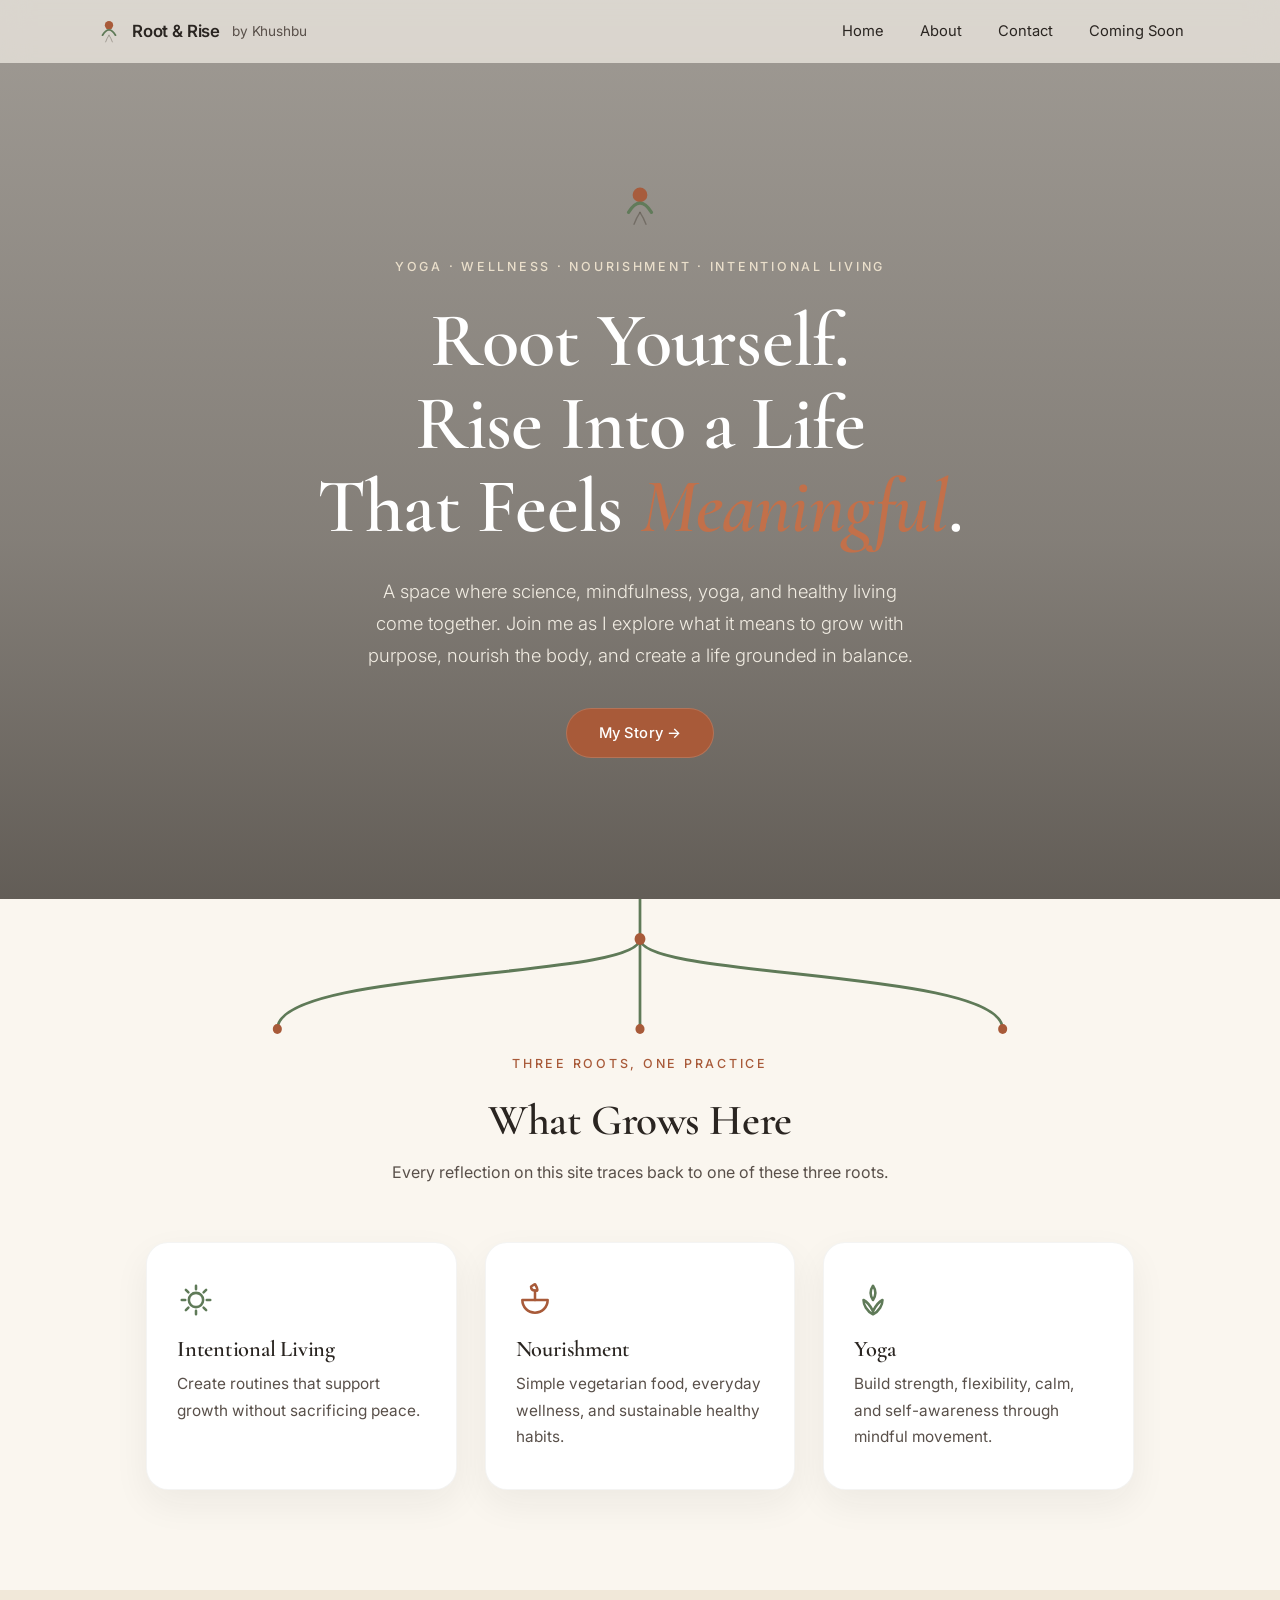
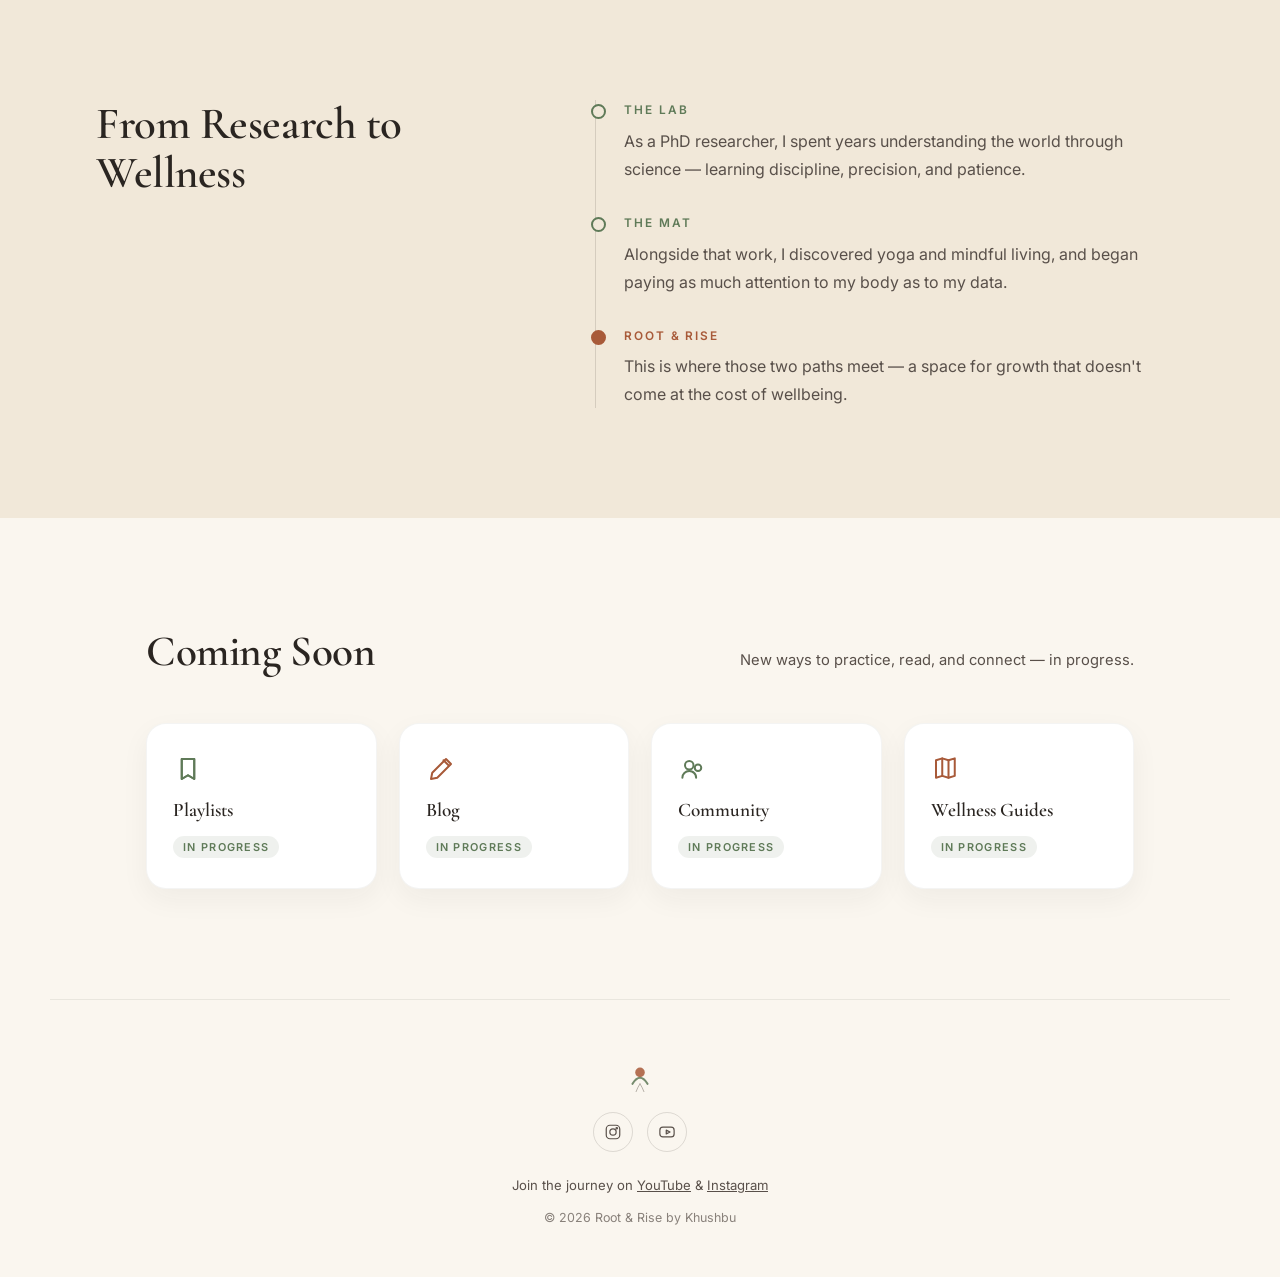
<file: index.html>
<!DOCTYPE html>
<html lang="en">
<head>
<script>document.documentElement.classList.add('js')</script>
<meta charset="UTF-8">
<meta name="viewport" content="width=device-width,initial-scale=1.0">
<title>Root & Rise by Khushbu</title>
<meta name="description" content="Root & Rise is Khushbu's space for yoga, nourishment, and intentional living — where a background in science meets a life built on mindful practice.">
<link rel="preconnect" href="https://fonts.googleapis.com">
<link href="https://fonts.googleapis.com/css2?family=Inter:wght@300;400;500;600&family=Cormorant+Garamond:ital,wght@0,500;0,600;0,700;1,500;1,600&display=swap" rel="stylesheet">
<link rel="icon" href="assets/img/favicon.svg">
<link rel="stylesheet" href="assets/css/style.css">
</head>
<body>

<nav>
  <a class="logo" href="index.html">
    <img src="assets/img/logo.svg" alt="">
    Root & Rise <span>by Khushbu</span>
  </a>
  <div class="links">
    <a href="index.html">Home</a>
    <a href="about.html">About</a>
    <a href="about.html#contact">Contact</a>
    <a href="#coming">Coming Soon</a>
  </div>
  <button class="nav-toggle" aria-label="Toggle menu" aria-expanded="false">
    <span></span><span></span><span></span>
  </button>
</nav>

<header class="hero">
  <div class="hero-content">
    <img class="hero-mark" src="assets/img/logo.svg" alt="">
    <p class="eyebrow">Yoga · Wellness · Nourishment · Intentional Living</p>
    <h1>Root Yourself.<br>Rise Into a Life<br>That Feels <span class="accent">Meaningful</span>.</h1>
    <p class="intro">A space where science, mindfulness, yoga, and healthy living come together. Join me as I explore what it means to grow with purpose, nourish the body, and create a life grounded in balance.</p>
    <a class="btn" href="about.html">My Story →</a>
  </div>
</header>

<section class="roots">
  <div class="roots-graphic" aria-hidden="true">
    <svg viewBox="0 0 1200 140" preserveAspectRatio="none" xmlns="http://www.w3.org/2000/svg">
      <path d="M600 0 L600 40" stroke="#5F7A58" stroke-width="3" fill="none" stroke-linecap="round"/>
      <path d="M600 40 C 600 80, 200 70, 200 130" stroke="#5F7A58" stroke-width="3" fill="none" stroke-linecap="round"/>
      <path d="M600 40 L600 130" stroke="#5F7A58" stroke-width="3" fill="none" stroke-linecap="round"/>
      <path d="M600 40 C 600 80, 1000 70, 1000 130" stroke="#5F7A58" stroke-width="3" fill="none" stroke-linecap="round"/>
      <circle cx="600" cy="40" r="6" fill="#A85A39"/>
      <circle cx="200" cy="130" r="5" fill="#A85A39"/>
      <circle cx="600" cy="130" r="5" fill="#A85A39"/>
      <circle cx="1000" cy="130" r="5" fill="#A85A39"/>
    </svg>
  </div>

  <section class="pillars">
    <div class="pillars-intro reveal">
      <p class="eyebrow" style="color:var(--terracotta-deep)">Three Roots, One Practice</p>
      <h2>What Grows Here</h2>
      <p>Every reflection on this site traces back to one of these three roots.</p>
    </div>
    <div class="grid-3">
            <article class="card reveal">
        <svg class="icon" viewBox="0 0 24 24" fill="none" stroke="#5F7A58" stroke-width="1.6" stroke-linecap="round" stroke-linejoin="round"><circle cx="12" cy="12" r="4.5"/><path d="M12 3v2.2M12 18.8V21M3 12h2.2M18.8 12H21M5.6 5.6l1.6 1.6M16.8 16.8l1.6 1.6M5.6 18.4l1.6-1.6M16.8 7.2l1.6-1.6"/></svg>
        <h3>Intentional Living</h3>
        <p>Create routines that support growth without sacrificing peace.</p>
      </article>
      <article class="card reveal">
        <svg class="icon" viewBox="0 0 24 24" fill="none" stroke="#A85A39" stroke-width="1.6" stroke-linecap="round" stroke-linejoin="round"><path d="M4 12h16c0 4.5-3.5 8-8 8s-8-3.5-8-8z"/><path d="M12 12V6"/><path d="M12 6c-1.5 0-2.5-1-2.5-2.5C10.5 3 11.5 2 12 2c.5 1 1.5 2 1.5 3.5C13.5 6.5 13 6 12 6z"/></svg>
        <h3>Nourishment</h3>
        <p>Simple vegetarian food, everyday wellness, and sustainable healthy habits.</p>
      </article>
      <article class="card reveal">
        <svg class="icon" viewBox="0 0 24 24" fill="none" stroke="#5F7A58" stroke-width="1.6" stroke-linecap="round" stroke-linejoin="round"><path d="M12 21c-4-2-6-6-6-9 2 1 4 3 6 7 2-4 4-6 6-7 0 3-2 7-6 9z"/><path d="M12 12c-2-3-2-6 0-9 2 3 2 6 0 9z"/></svg>
        <h3>Yoga</h3>
        <p>Build strength, flexibility, calm, and self-awareness through mindful movement.</p>
      </article>
    </div>
  </section>
</section>

<section class="journey">
  <div class="journey-inner">
    <h2 class="reveal">From Research to Wellness</h2>
    <div class="timeline reveal">
      <div class="timeline-step">
        <p class="stage">The Lab</p>
        <p>As a PhD researcher, I spent years understanding the world through science — learning discipline, precision, and patience.</p>
      </div>
      <div class="timeline-step">
        <p class="stage">The Mat</p>
        <p>Alongside that work, I discovered yoga and mindful living, and began paying as much attention to my body as to my data.</p>
      </div>
      <div class="timeline-step">
        <p class="stage">Root & Rise</p>
        <p>This is where those two paths meet — a space for growth that doesn't come at the cost of wellbeing.</p>
      </div>
    </div>
  </div>
</section>

<section id="coming" class="coming">
  <div class="coming-head reveal">
    <h2>Coming Soon</h2>
    <p>New ways to practice, read, and connect — in progress.</p>
  </div>
  <div class="grid reveal">
    <div>
      <svg viewBox="0 0 24 24" fill="none" stroke="#5F7A58" stroke-width="1.6" stroke-linecap="round" stroke-linejoin="round"><path d="M7 4h10v16l-5-3-5 3V4z"/><path d="M7 4h10v16l-5-3-5 3V4z"/></svg>
      <span class="label">Playlists</span>
      <span class="tag">In progress</span>
    </div>
    <div>
      <svg viewBox="0 0 24 24" fill="none" stroke="#A85A39" stroke-width="1.6" stroke-linecap="round" stroke-linejoin="round"><path d="M4 20l1-5 11-11 4 4-11 11-5 1z"/><path d="M14 5l4 4"/></svg>
      <span class="label">Blog</span>
      <span class="tag">In progress</span>
    </div>
    <div>
      <svg viewBox="0 0 24 24" fill="none" stroke="#5F7A58" stroke-width="1.6" stroke-linecap="round" stroke-linejoin="round"><circle cx="9" cy="9" r="3.4"/><circle cx="16" cy="11" r="2.6"/><path d="M3.5 19c0-3 2.4-5.4 5.5-5.4s5.5 2.4 5.5 5.4M14.5 19c0-2-1-3.6-2.4-4.6"/></svg>
      <span class="label">Community</span>
      <span class="tag">In progress</span>
    </div>
    <div>
      <svg viewBox="0 0 24 24" fill="none" stroke="#A85A39" stroke-width="1.6" stroke-linecap="round" stroke-linejoin="round"><path d="M4 5l5-1.5 5 1.5 5-1.5v14l-5 1.5-5-1.5-5 1.5V5z"/><path d="M9 3.5v14M14 5v14"/></svg>
      <span class="label">Wellness Guides</span>
      <span class="tag">In progress</span>
    </div>
  </div>
</section>

<footer>
  <img class="footer-mark" src="assets/img/logo.svg" alt="">
  <div class="social">
    <a href="https://www.instagram.com/rootandrisebykhushbu/" target="_blank" rel="noopener noreferrer" aria-label="Instagram"><svg viewBox="0 0 24 24" fill="none" stroke="currentColor" stroke-width="1.6" stroke-linecap="round" stroke-linejoin="round"><rect x="3" y="3" width="18" height="18" rx="5"/><circle cx="12" cy="12" r="4.2"/><circle cx="17" cy="7" r="1"/></svg></a>
    <a href="https://www.youtube.com/@RootandRisebyKhushbu" target="_blank" rel="noopener noreferrer" aria-label="YouTube"><svg viewBox="0 0 24 24" fill="none" stroke="currentColor" stroke-width="1.6" stroke-linecap="round" stroke-linejoin="round"><rect x="2.5" y="5.5" width="19" height="13" rx="4"/><path d="M11 9.5l5 2.5-5 2.5v-5z"/></svg></a>
  </div>
  <p class="fine">Join the journey on <a href="https://www.youtube.com/@RootandRisebyKhushbu" target="_blank" rel="noopener noreferrer">YouTube</a> & <a href="https://www.instagram.com/rootandrisebykhushbu/" target="_blank" rel="noopener noreferrer">Instagram</a></p>
  <p class="copyright">© 2026 Root & Rise by Khushbu</p>
</footer>

<script src="assets/js/main.js"></script>
</body>
</html>
</file>
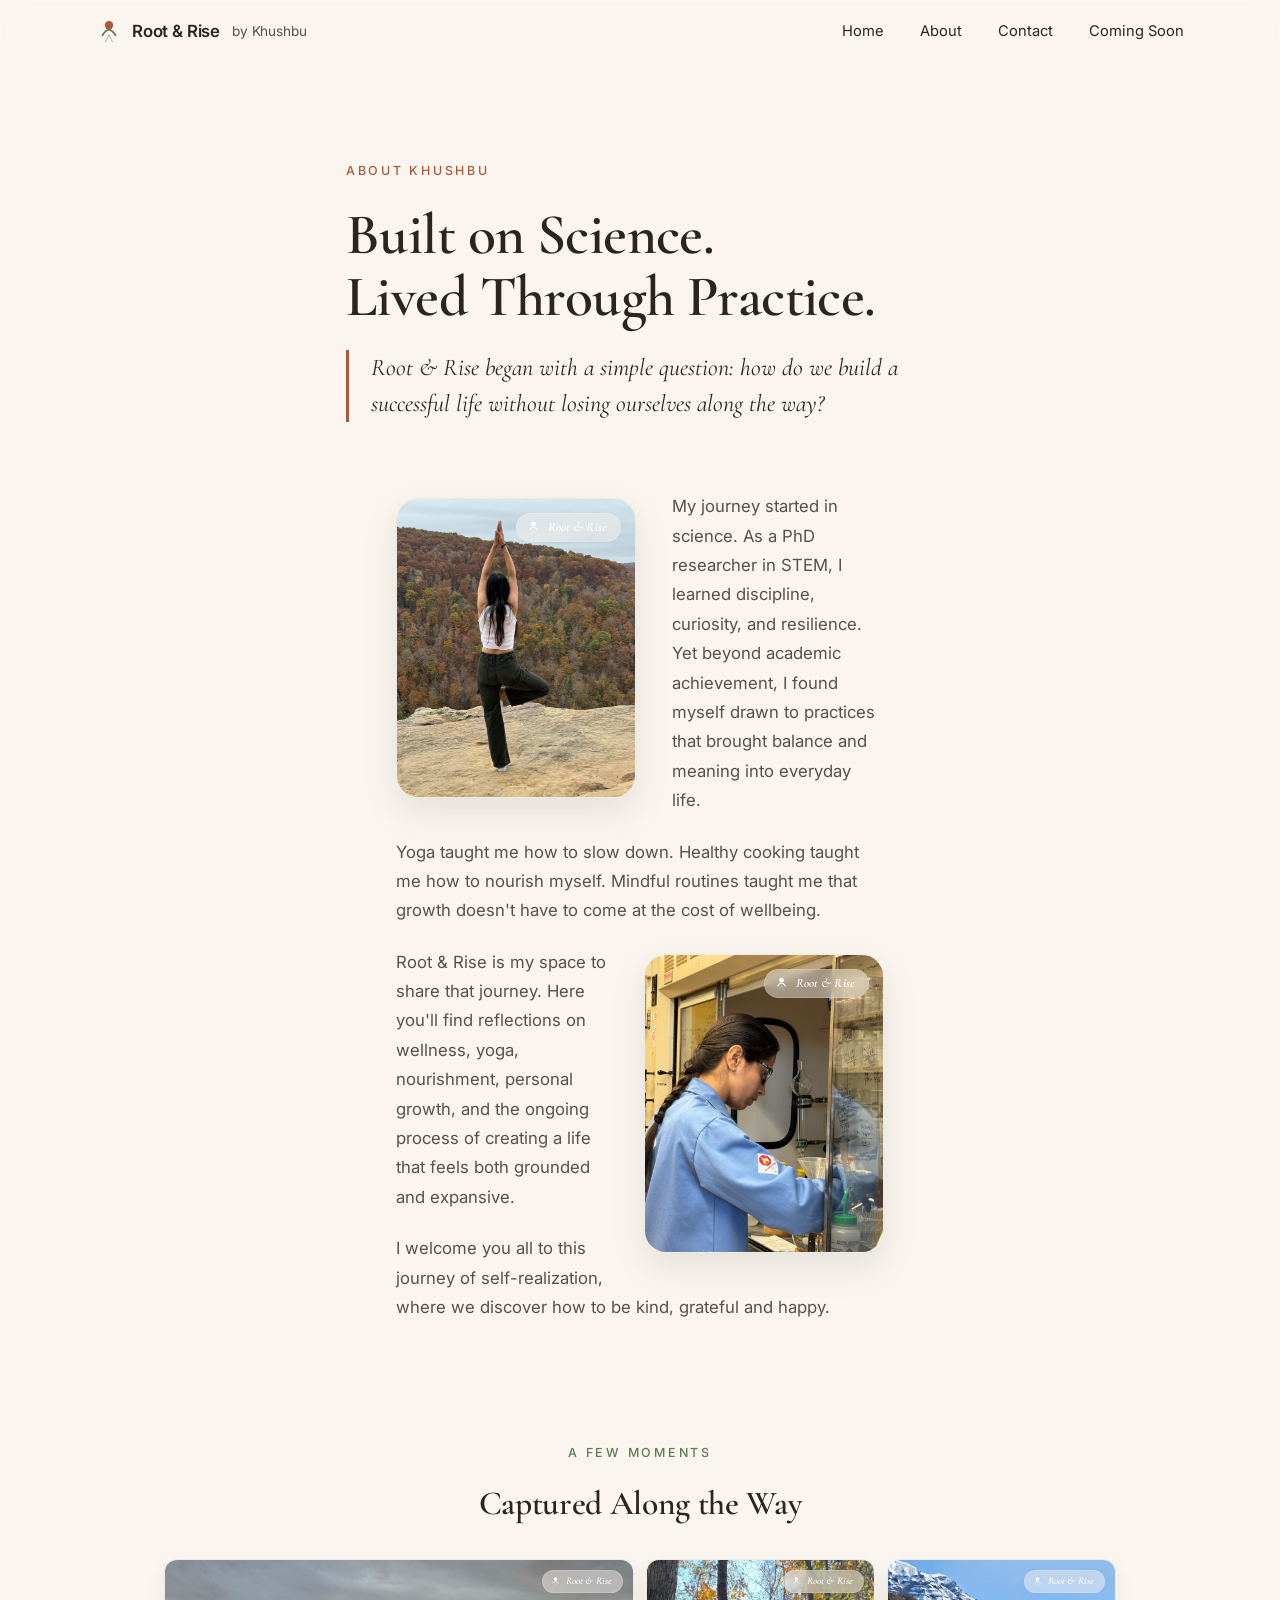
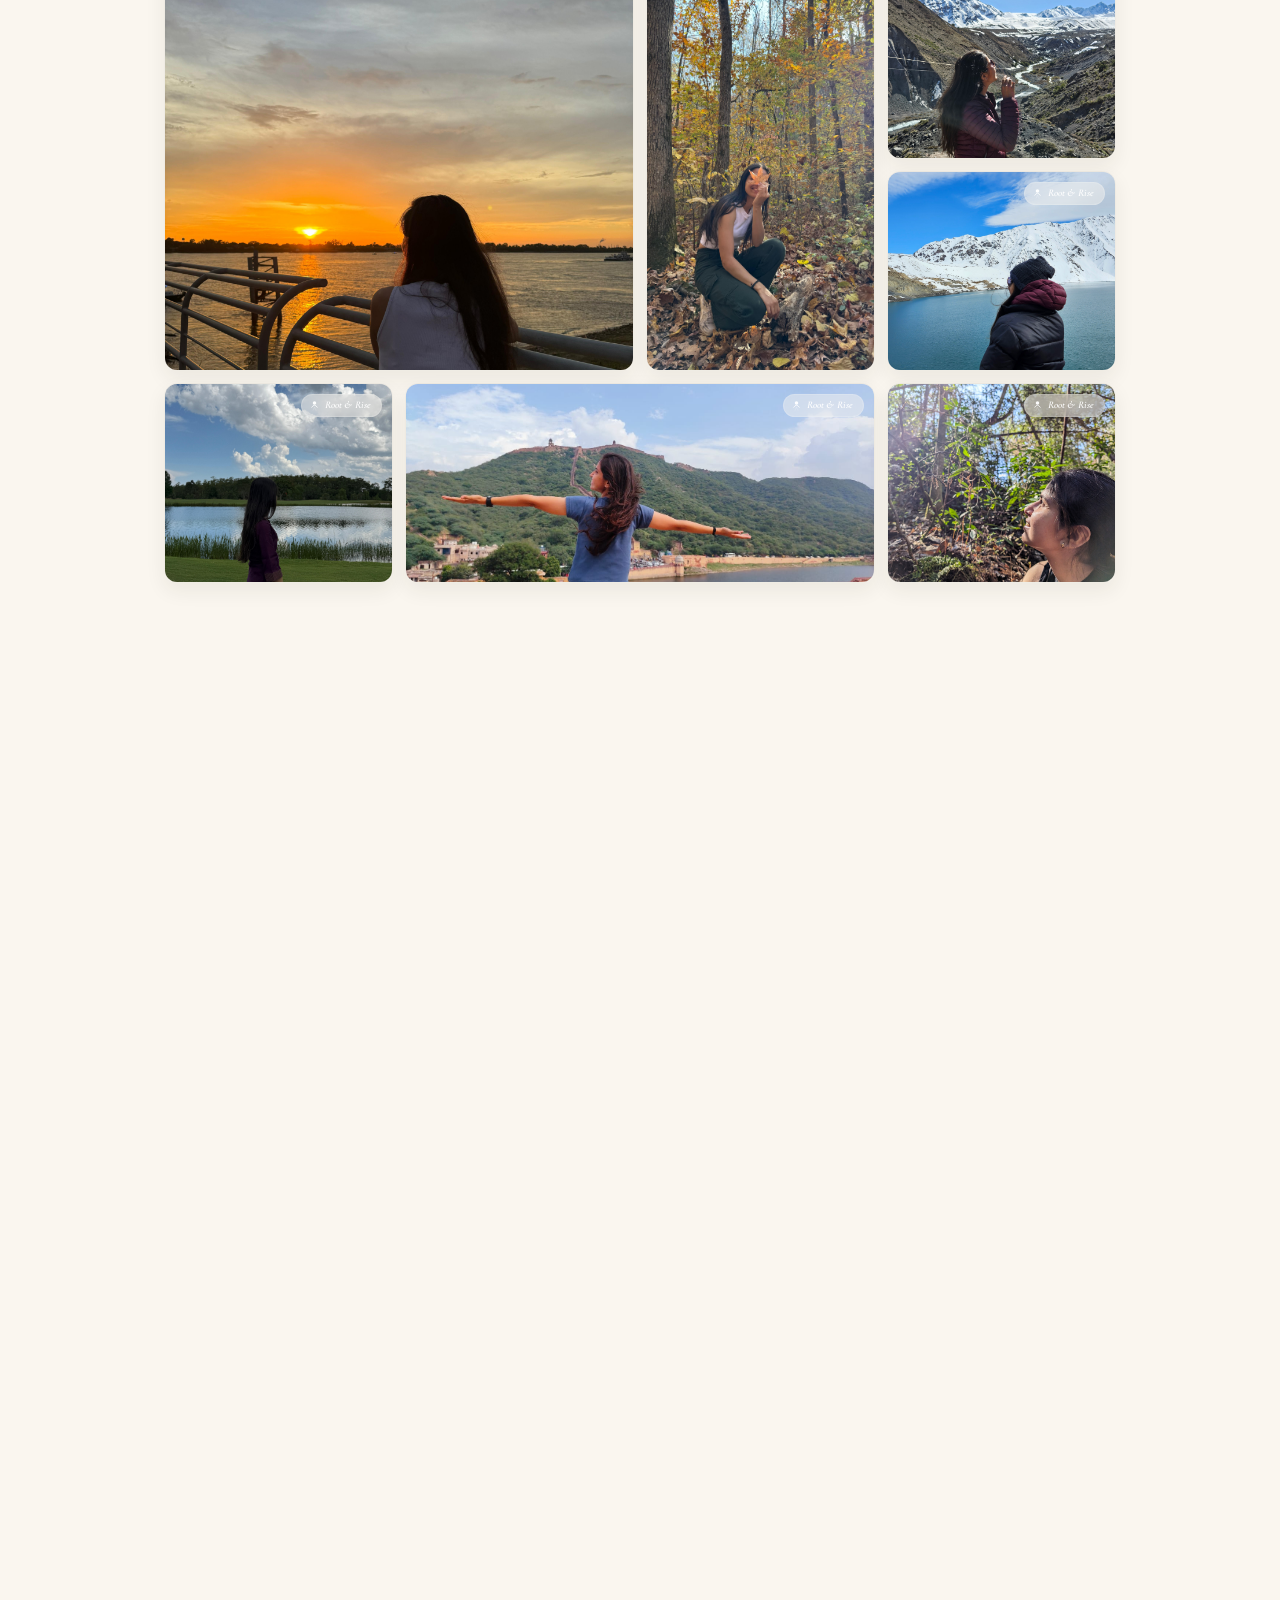
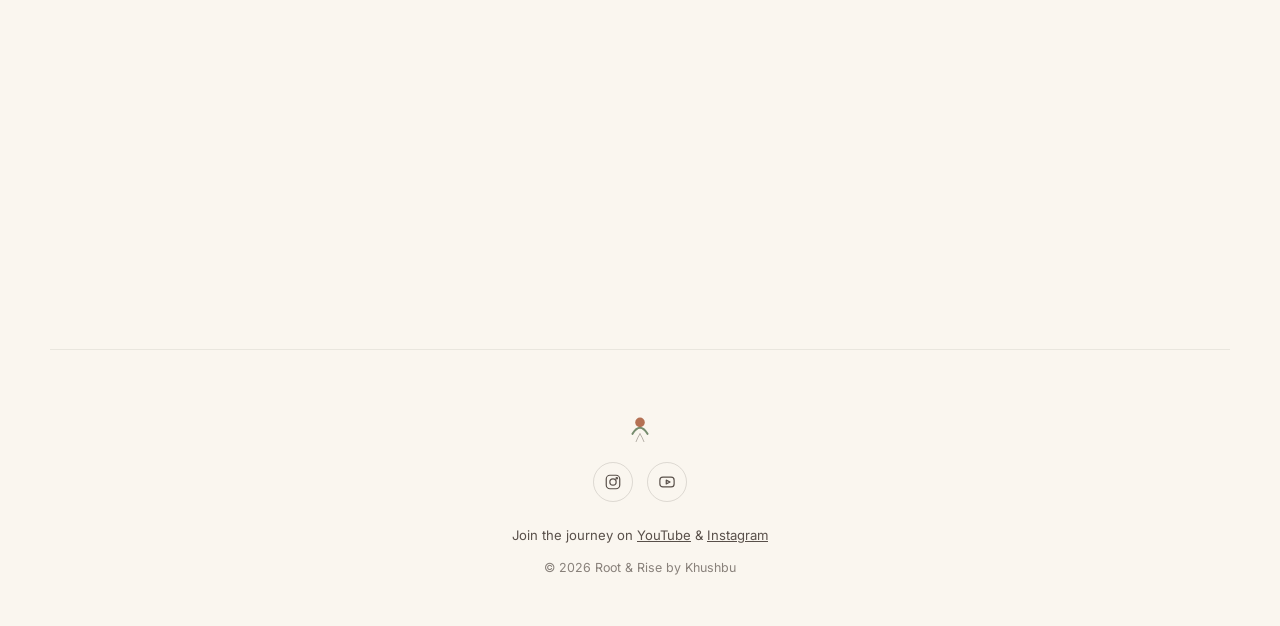
<file: about.html>
<!DOCTYPE html>
<html lang="en">
<head>
<script>document.documentElement.classList.add('js')</script>
<meta charset="UTF-8">
<meta name="viewport" content="width=device-width,initial-scale=1.0">
<title>About | Root & Rise</title>
<meta name="description" content="The story behind Root & Rise — Khushbu's journey from PhD research to yoga, nourishment, and intentional living.">
<link rel="preconnect" href="https://fonts.googleapis.com">
<link href="https://fonts.googleapis.com/css2?family=Inter:wght@300;400;500;600&family=Cormorant+Garamond:ital,wght@0,500;0,600;0,700;1,500;1,600&display=swap" rel="stylesheet">
<link rel="icon" href="assets/img/favicon.svg">
<link rel="stylesheet" href="assets/css/style.css">
</head>
<body>

<nav>
  <a class="logo" href="index.html">
    <img src="assets/img/logo.svg" alt="">
    Root & Rise <span>by Khushbu</span>
  </a>
  <div class="links">
    <a href="index.html">Home</a>
    <a href="about.html">About</a>
    <a href="about.html#contact">Contact</a>
    <a href="index.html#coming">Coming Soon</a>
  </div>
  <button class="nav-toggle" aria-label="Toggle menu" aria-expanded="false">
    <span></span><span></span><span></span>
  </button>
</nav>

<section class="about-hero">
  <p class="eyebrow" style="color:var(--terracotta-deep)">About Khushbu</p>
  <h1>Built on Science.<br>Lived Through Practice.</h1>
  <p class="big">Root & Rise began with a simple question: how do we build a successful life without losing ourselves along the way?</p>
</section>

<section class="about-body reveal">
  <figure class="portrait portrait-left">
    <img src="assets/img/IMG-20241029-WA0234.jpg" alt="Khushbu doing a yoga pose during a trek in Central USA">
    <div class="watermark"><img src="assets/img/logo.svg" alt=""><span>Root & Rise</span></div>
    <!-- <figcaption class="badge">Khushbu practising yoga during a Central USA trek</figcaption> -->
  </figure>
  <p>My journey started in science. As a PhD researcher in STEM, I learned discipline, curiosity, and resilience. Yet beyond academic achievement, I found myself drawn to practices that brought balance and meaning into everyday life.</p>
  <p>Yoga taught me how to slow down. Healthy cooking taught me how to nourish myself. Mindful routines taught me that growth doesn't have to come at the cost of wellbeing.</p>
  <figure class="portrait portrait-right">
    <img src="assets/img/IMG-20250427-WA0006.jpg" alt="Khushbu in a chemistry lab">
    <div class="watermark"><img src="assets/img/logo.svg" alt=""><span>Root & Rise</span></div>
    <!-- <figcaption class="badge">Khushbu in Chemistry Lab</figcaption> -->
  </figure>
  <p>Root & Rise is my space to share that journey. Here you'll find reflections on wellness, yoga, nourishment, personal growth, and the ongoing process of creating a life that feels both grounded and expansive.</p>
  <p>I welcome you all to this journey of self-realization, where we discover how to be kind, grateful and happy. </p>
</section>

<section class="moments">
  <div class="moments-head reveal">
    <p class="eyebrow" style="color:var(--sage-deep)">A Few Moments</p>
    <h2>Captured Along the Way</h2>
  </div>
  <div class="moments-grid reveal">
    <figure class="m m1"><img src="assets/img/IMG-20240705-WA0164.jpg" alt="Add a photo"><div class="watermark watermark-sm"><img src="assets/img/logo.svg" alt=""><span>Root & Rise</span></div></figure>
    <figure class="m m2"><img src="assets/img/IMG-20241029-WA0048(1).jpg" alt="Add a photo"><div class="watermark watermark-sm"><img src="assets/img/logo.svg" alt=""><span>Root & Rise</span></div></figure>
    <figure class="m m3"><img src="assets/img/20240827_111157.jpg" alt="Add a photo"><div class="watermark watermark-sm"><img src="assets/img/logo.svg" alt=""><span>Root & Rise</span></div></figure>
    <figure class="m m4"><img src="assets/img/20240827_100512.jpg" alt="Add a photo"><div class="watermark watermark-sm"><img src="assets/img/logo.svg" alt=""><span>Root & Rise</span></div></figure>
    <figure class="m m5"><img src="assets/img/IMG-20250527-WA0028.jpg" alt="Add a photo"><div class="watermark watermark-sm"><img src="assets/img/logo.svg" alt=""><span>Root & Rise</span></div></figure>
    <figure class="m m6"><img src="assets/img/666350792-IMG-20210911-WA0043.jpg" alt="Add a photo"><div class="watermark watermark-sm"><img src="assets/img/logo.svg" alt=""><span>Root & Rise</span></div></figure>
    <figure class="m m7"><img src="assets/img/PXL_20240225_200612208.jpg" alt="Add a photo"><div class="watermark watermark-sm"><img src="assets/img/logo.svg" alt=""><span>Root & Rise</span></div></figure>
  </div>
</section>

<section class="ethos">
  <div class="ethos-card root reveal">
    <p class="eyebrow">Root</p>
    <h3>Ground yourself.</h3>
    <p>In healthy habits, steady routines, and practices that hold you in place — even when life doesn't.</p>
  </div>
  <div class="ethos-card rise reveal">
    <p class="eyebrow">Rise</p>
    <h3>Reach further.</h3>
    <p>Into your fullest potential — not by abandoning balance, but by building on it.</p>
  </div>
</section>

<section class="contact reveal" id="contact">
  <div class="contact-inner">
    <p class="eyebrow" style="color:var(--terracotta-deep)">Get in Touch</p>
    <h2>Say Hello</h2>
    <p class="lead">Questions, collaboration ideas, or just want to connect? Send a message and I'll get back to you personally.</p>

    <!--
      IMPORTANT — before this form will deliver mail, sign up free at
      https://formspree.io with rootandrisebykhushbu@gmail.com, create a
      form, and replace YOUR_FORM_ID below with the ID Formspree gives you
      (the URL will look like https://formspree.io/f/abcd1234).
    -->
    <form class="contact-form" id="contact-form" action="https://formspree.io/f/xaqgwpdy" method="POST">
      <input class="hp-field" type="text" name="_gotcha" tabindex="-1" autocomplete="off" aria-hidden="true">
      <input type="hidden" name="_subject" value="New message from the Root & Rise website">

      <div class="field">
        <label for="cf-name">Name</label>
        <input type="text" id="cf-name" name="name" autocomplete="name" required>
      </div>
      <div class="field">
        <label for="cf-email">Email</label>
        <input type="email" id="cf-email" name="email" autocomplete="email" required>
      </div>
      <div class="field">
        <label for="cf-message">Message</label>
        <textarea id="cf-message" name="message" required></textarea>
      </div>

      <button class="btn" type="submit">Send Message →</button>
      <p class="form-status" id="form-status" role="status" aria-live="polite"></p>
    </form>
  </div>
</section>

<footer>
  <img class="footer-mark" src="assets/img/logo.svg" alt="">
  <div class="social">
    <a href="https://www.instagram.com/rootandrisebykhushbu/" target="_blank" rel="noopener noreferrer" aria-label="Instagram"><svg viewBox="0 0 24 24" fill="none" stroke="currentColor" stroke-width="1.6" stroke-linecap="round" stroke-linejoin="round"><rect x="3" y="3" width="18" height="18" rx="5"/><circle cx="12" cy="12" r="4.2"/><circle cx="17" cy="7" r="1"/></svg></a>
    <a href="https://www.youtube.com/@RootandRisebyKhushbu" target="_blank" rel="noopener noreferrer" aria-label="YouTube"><svg viewBox="0 0 24 24" fill="none" stroke="currentColor" stroke-width="1.6" stroke-linecap="round" stroke-linejoin="round"><rect x="2.5" y="5.5" width="19" height="13" rx="4"/><path d="M11 9.5l5 2.5-5 2.5v-5z"/></svg></a>
  </div>
  <p class="fine">Join the journey on <a href="https://www.youtube.com/@RootandRisebyKhushbu" target="_blank" rel="noopener noreferrer">YouTube</a> & <a href="https://www.instagram.com/rootandrisebykhushbu/" target="_blank" rel="noopener noreferrer">Instagram</a></p>
  <p class="copyright">© 2026 Root & Rise by Khushbu</p>
</footer>

<script src="assets/js/main.js"></script>
</body>
</html>
</file>
<file: assets/css/style.css>
/* ============================================
   Root & Rise — design tokens
   ============================================ */
:root{
  --cream:        #FAF6EF;
  --cream-deep:   #F1E8D9;
  --ink:          #2A2521;
  --ink-soft:     #59504A;
  --terracotta:   #C2704A;
  --terracotta-deep: #A85A39;
  --sage:         #87A37D;
  --sage-deep:    #5F7A58;

  --serif: "Cormorant Garamond", serif;
  --sans: "Inter", sans-serif;

  --max: 1180px;
  --pad: clamp(24px, 8vw, 96px);

  --ease: cubic-bezier(.22,.61,.36,1);
}

*{margin:0;padding:0;box-sizing:border-box}
html{scroll-behavior:smooth}
body{
  font-family:var(--sans);
  background:var(--cream);
  color:var(--ink);
  font-weight:400;
  -webkit-font-smoothing:antialiased;
}
img,svg{display:block;max-width:100%}
a{color:inherit}
h1,h2,h3{font-family:var(--serif);font-weight:600;line-height:1.08;letter-spacing:-.01em}
p{line-height:1.75;color:var(--ink-soft)}
.wrap{max-width:var(--max);margin:0 auto;padding-left:var(--pad);padding-right:var(--pad)}

:focus-visible{outline:2px solid var(--terracotta-deep);outline-offset:3px;border-radius:4px}

@media (prefers-reduced-motion: reduce){
  *{animation-duration:.01ms !important;animation-iteration-count:1 !important;transition-duration:.01ms !important;scroll-behavior:auto !important}
}

/* ============================================
   Reveal-on-scroll (driven by main.js)
   Content is visible by default; the hidden/animated
   state only applies once main.js confirms JS is active,
   so nothing depends on script for visibility.
   ============================================ */
.reveal{opacity:1;transform:none}
html.js .reveal{opacity:0;transform:translateY(22px);transition:opacity .7s var(--ease), transform .7s var(--ease)}
html.js .reveal.is-visible{opacity:1;transform:translateY(0)}

/* ============================================
   Nav
   ============================================ */
nav{
  position:fixed;top:0;left:0;width:100%;z-index:100;
  display:flex;align-items:center;justify-content:space-between;
  padding:18px var(--pad);
  background:rgba(250,246,239,.65);
  backdrop-filter:blur(14px);
  -webkit-backdrop-filter:blur(14px);
  border-bottom:1px solid transparent;
  transition:background .35s var(--ease), border-color .35s var(--ease), padding .35s var(--ease);
}
nav.scrolled{
  background:rgba(250,246,239,.92);
  border-bottom-color:rgba(42,37,33,.08);
  padding:12px var(--pad);
}
.logo{display:flex;align-items:center;gap:10px;font-weight:600;font-size:1.05rem;letter-spacing:-.01em;text-decoration:none}
.logo img{width:26px;height:26px}
.logo span{font-weight:400;color:var(--ink-soft);font-size:.85rem;margin-left:2px}
.links{display:flex;align-items:center;gap:36px;font-size:.92rem}
.links a{text-decoration:none;color:var(--ink);position:relative;padding:4px 0}
.links a::after{
  content:"";position:absolute;left:0;bottom:0;height:1px;width:0;background:var(--terracotta-deep);
  transition:width .3s var(--ease);
}
.links a:hover::after,.links a:focus-visible::after{width:100%}

.nav-toggle{display:none;flex-direction:column;gap:5px;background:none;border:none;cursor:pointer;padding:6px;z-index:101}
.nav-toggle span{width:22px;height:2px;background:var(--ink);transition:transform .3s var(--ease), opacity .3s var(--ease)}
.nav-toggle[aria-expanded="true"] span:nth-child(1){transform:translateY(7px) rotate(45deg)}
.nav-toggle[aria-expanded="true"] span:nth-child(2){opacity:0}
.nav-toggle[aria-expanded="true"] span:nth-child(3){transform:translateY(-7px) rotate(-45deg)}

/* ============================================
   Hero
   ============================================ */
.hero{
  position:relative;min-height:100vh;display:flex;align-items:center;justify-content:center;
  text-align:center;color:#fff;padding:140px var(--pad) 100px;overflow:hidden;
  background:
    linear-gradient(180deg, rgba(34,28,22,.42) 0%, rgba(34,28,22,.55) 60%, rgba(34,28,22,.7) 100%),
    url('https://images.unsplash.com/photo-1506126613408-eca07ce68773?auto=format&fit=crop&w=1600&q=80');
  background-size:cover;background-position:center;
}
.hero-content{max-width:780px;position:relative;z-index:2}
.eyebrow{
  font-family:var(--sans);font-size:.78rem;letter-spacing:.22em;text-transform:uppercase;
  font-weight:500;color:#EADFCB;margin-bottom:22px;
}
.hero h1{font-size:clamp(2.6rem,6vw,5.2rem);color:#fff}
.hero h1 .accent{color:var(--terracotta);font-style:italic}
.hero .intro{font-size:1.15rem;color:#F1ECE2;max-width:560px;margin:26px auto 36px;font-weight:300}
.btn{
  display:inline-flex;align-items:center;gap:8px;background:var(--terracotta-deep);color:#fff;
  padding:15px 32px;border-radius:40px;text-decoration:none;font-size:.92rem;font-weight:500;
  letter-spacing:.01em;transition:background .3s var(--ease), transform .3s var(--ease);
  border:1px solid rgba(255,255,255,.15);
}
.btn:hover{background:#943f23;transform:translateY(-2px)}

/* seed mark that sits in the hero, the seam the page is built around */
.hero-mark{margin:0 auto 28px;width:46px;height:46px;opacity:.95}

/* ============================================
   Roots graphic — the signature element.
   A single stem grows down from the hero and forks
   into three roots that feed the three pillars below.
   ============================================ */
.roots{position:relative;background:var(--cream)}
.roots-graphic{display:block;width:100%;height:auto;padding:0 var(--pad);margin-top:-1px}
.roots-graphic svg{width:100%;height:140px;display:block}
.roots-graphic path{stroke-dasharray:600;stroke-dashoffset:0}
html.js .roots-graphic path{stroke-dashoffset:600;transition:stroke-dashoffset 1.4s var(--ease)}
html.js .roots-graphic.is-visible path{stroke-dashoffset:0}
.roots-graphic circle{opacity:1}
html.js .roots-graphic circle{opacity:0;transition:opacity .5s var(--ease) .9s}
html.js .roots-graphic.is-visible circle{opacity:1}

@media (max-width:860px){
  .roots-graphic{display:none}
}

/* ============================================
   Pillars
   ============================================ */
.pillars{padding:0 var(--pad) 100px;max-width:var(--max);margin:0 auto}
.pillars-intro{text-align:center;max-width:540px;margin:0 auto 56px}
.pillars-intro h2{font-size:clamp(2rem,3.6vw,2.7rem)}
.pillars-intro p{margin-top:14px}
.grid-3{display:grid;grid-template-columns:repeat(3,1fr);gap:28px}
.card{
  background:#fff;padding:38px 30px;border-radius:22px;
  box-shadow:0 14px 36px rgba(42,37,33,.06);
  border:1px solid rgba(42,37,33,.05);
  transition:transform .4s var(--ease), box-shadow .4s var(--ease);
}
.card:hover{transform:translateY(-6px);box-shadow:0 22px 44px rgba(42,37,33,.1)}
.card .icon{width:38px;height:38px;margin-bottom:18px}
.card h3{font-size:1.4rem;margin-bottom:10px}
.card p{font-size:.96rem}

@media (max-width:860px){
  .grid-3{grid-template-columns:1fr;gap:20px;position:relative;padding-left:26px}
  .grid-3::before{
    content:"";position:absolute;left:6px;top:6px;bottom:6px;width:1px;
    background:linear-gradient(180deg,var(--sage-deep),var(--terracotta-deep));
    opacity:.35;
  }
  .card::before{
    content:"";position:absolute;left:-26px;width:11px;height:11px;border-radius:50%;
    background:var(--terracotta-deep);margin-top:6px;
  }
}

/* ============================================
   Journey — told as a short timeline, since it
   genuinely is one: research, then practice, then this.
   ============================================ */
.journey{background:var(--cream-deep);padding:110px var(--pad)}
.journey-inner{max-width:var(--max);margin:0 auto;display:grid;grid-template-columns:.85fr 1.15fr;gap:64px;align-items:start}
.journey h2{font-size:clamp(2rem,3.6vw,2.8rem);max-width:380px}
.timeline{display:flex;flex-direction:column;gap:30px;position:relative;padding-left:28px;border-left:1px solid rgba(42,37,33,.14)}
.timeline-step{position:relative}
.timeline-step::before{
  content:"";position:absolute;left:-33px;top:4px;width:11px;height:11px;border-radius:50%;
  background:var(--cream-deep);border:2px solid var(--sage-deep);
}
.timeline-step:last-child::before{background:var(--terracotta-deep);border-color:var(--terracotta-deep)}
.timeline-step .stage{font-size:.74rem;letter-spacing:.16em;text-transform:uppercase;color:var(--sage-deep);font-weight:600;margin-bottom:6px}
.timeline-step:last-child .stage{color:var(--terracotta-deep)}
.timeline-step p{font-size:1rem}

@media (max-width:780px){
  .journey-inner{grid-template-columns:1fr;gap:36px}
}

/* ============================================
   Coming soon
   ============================================ */
.coming{padding:110px var(--pad);max-width:var(--max);margin:0 auto}
.coming-head{display:flex;align-items:baseline;justify-content:space-between;flex-wrap:wrap;gap:14px;margin-bottom:48px}
.coming-head h2{font-size:clamp(2rem,3.6vw,2.7rem)}
.coming-head p{margin:0;font-size:.92rem}
.grid{display:grid;grid-template-columns:repeat(auto-fit,minmax(230px,1fr));gap:22px}
.grid div{
  background:#fff;padding:30px 26px;border-radius:20px;
  box-shadow:0 10px 28px rgba(42,37,33,.05);border:1px solid rgba(42,37,33,.05);
  display:flex;flex-direction:column;gap:14px;
}
.grid div svg{width:30px;height:30px}
.grid div .label{font-family:var(--serif);font-size:1.2rem;font-weight:600}
.grid div .tag{
  font-size:.68rem;letter-spacing:.12em;text-transform:uppercase;color:var(--sage-deep);
  font-weight:600;align-self:flex-start;background:rgba(95,122,88,.1);padding:4px 10px;border-radius:20px;
}

/* ============================================
   Footer
   ============================================ */
footer{padding:64px var(--pad) 48px;max-width:var(--max);margin:0 auto;text-align:center;border-top:1px solid rgba(42,37,33,.08)}
.footer-mark{width:30px;height:30px;margin:0 auto 18px;opacity:.85}
.social{display:flex;justify-content:center;gap:14px;margin-bottom:22px}
.social a{
  display:flex;align-items:center;justify-content:center;width:40px;height:40px;border-radius:50%;
  border:1px solid rgba(42,37,33,.14);color:var(--ink-soft);transition:border-color .3s var(--ease), color .3s var(--ease);
}
.social a:hover{border-color:var(--terracotta-deep);color:var(--terracotta-deep)}
.social svg{width:18px;height:18px}
footer .fine{font-size:.82rem;color:var(--ink-soft)}
footer .copyright{font-size:.78rem;color:var(--ink-soft);opacity:.7;margin-top:10px}

/* ============================================
   About page
   ============================================ */
.about-hero{padding:160px var(--pad) 70px;max-width:780px;margin:0 auto;text-align:left}
.about-hero h1{font-size:clamp(2.4rem,5.4vw,3.6rem)}
.about-hero .big{
  font-family:var(--serif);font-size:1.5rem;font-style:italic;color:var(--ink);
  margin-top:22px;line-height:1.5;border-left:3px solid var(--terracotta-deep);padding-left:22px;
}
.about-body{max-width:680px;margin:0 auto;padding:0 var(--pad) 40px;display:flow-root}
.about-body p{font-size:1.05rem;margin-bottom:22px}
.about-body p:last-of-type{margin-bottom:0}

.portrait{
  position:relative;width:240px;margin-bottom:24px;
  border-radius:22px;overflow:hidden;
  box-shadow:0 14px 36px rgba(42,37,33,.1);border:1px solid rgba(42,37,33,.06);
}
.portrait-left{float:left;margin:6px 36px 24px 0}
.portrait-right{float:right;margin:6px 0 24px 36px}
.portrait img{width:100%;aspect-ratio:4/5;object-fit:cover;display:block}
.portrait .badge{
  position:absolute;left:12px;bottom:12px; right: 12px; background:rgba(250,246,239,.92);
  backdrop-filter:blur(6px);padding:6px 12px;border-radius:20px;
  font-size:.66rem;letter-spacing:.1em;text-transform:uppercase;font-weight:600;
  color:var(--ink-soft);
}

@media (max-width:560px){
  .portrait,.portrait-left,.portrait-right{float:none;width:200px;margin:0 auto 28px;display:block}
}

/* ============================================
   Moments gallery — elegant asymmetric mosaic
   Constrained to the content column width so it
   doesn't outsize the surrounding text, with a
   click-to-enlarge lightbox.
   ============================================ */
.moments{max-width:1000px;margin:20px auto 0;padding:60px 24px 0}
.moments-head{text-align:center;max-width:480px;margin:0 auto 36px}
.moments-head h2{font-size:clamp(1.6rem,2.8vw,2.1rem);margin-top:6px}

.moments-grid{
  display:grid;
  grid-template-columns:repeat(4,1fr);
  grid-template-rows:repeat(3,200px);
  grid-template-areas:
    "a a b c"
    "a a b d"
    "e f f g";
  gap:12px;
}
.m{
  position:relative;overflow:hidden;border-radius:13px;margin:0;cursor:zoom-in;
  box-shadow:0 8px 20px rgba(42,37,33,.07);border:1px solid rgba(42,37,33,.05);
  background:none;padding:0;
}
.m img{width:100%;height:100%;object-fit:cover;display:block;transition:transform .6s var(--ease)}
.m:hover img{transform:scale(1.06)}
.m1{grid-area:a}.m2{grid-area:b}.m3{grid-area:c}.m4{grid-area:d}
.m5{grid-area:e}.m6{grid-area:f}.m7{grid-area:g}

@media (max-width:560px){
  .moments-grid{
    grid-template-columns:repeat(3,1fr);
    grid-template-rows:none;
    grid-template-areas:none;
    gap:8px;
  }
  .m{aspect-ratio:1;grid-area:auto !important}
}

/* Lightbox */
.lightbox{
  position:fixed;inset:0;z-index:200;display:flex;align-items:center;justify-content:center;
  background:rgba(24,20,17,.92);opacity:0;pointer-events:none;
  transition:opacity .3s var(--ease);padding:40px;
}
.lightbox.open{opacity:1;pointer-events:auto}
.lightbox img{
  max-width:100%;max-height:85vh;border-radius:10px;
  box-shadow:0 30px 70px rgba(0,0,0,.5);
  transform:scale(.97);transition:transform .3s var(--ease);
}
.lightbox.open img{transform:scale(1)}
.lightbox-close{
  position:absolute;top:24px;right:28px;background:none;border:none;color:#fff;
  font-size:2rem;line-height:1;cursor:pointer;opacity:.8;transition:opacity .2s var(--ease);
  width:44px;height:44px;display:flex;align-items:center;justify-content:center;
}
.lightbox-close:hover{opacity:1}

/* ============================================
   Photo watermark — quiet brand mark sat in the
   top-left of every photo on the About page.
   (Placed after .portrait img / .m img above so
   its own img sizing always wins the cascade.)
   ============================================ */
.watermark{
  position:absolute;top:14px;
  right:14px;
  left:auto;z-index:2;
  display:flex;align-items:center;gap:7px;
  padding:6px 13px 6px 9px;border-radius:30px;
  background: rgba(250,246,239,.45);
  border: 1px solid rgba(255,255,255,.15);
  backdrop-filter:blur(7px);-webkit-backdrop-filter:blur(7px);
  pointer-events:none;
}
.watermark img{width:15px !important;height:15px !important;object-fit:contain !important;filter:brightness(0) invert(1);opacity:.95;flex-shrink:0}
.watermark span{
  font-family:var(--serif);font-style:italic;font-weight:600;
  font-size:.8rem;line-height:1;color:#fff;letter-spacing:.01em;white-space:nowrap;
}
.watermark-sm{top:10px;right:10px;padding:5px 10px 5px 7px;gap:5px}
.watermark-sm img{width:11px !important;height:11px !important}
.watermark-sm span{font-size:.64rem}

.ethos{max-width:var(--max);margin:60px auto 0;padding:0 var(--pad) 120px;display:grid;grid-template-columns:1fr 1fr;gap:24px}
.ethos-card{background:#fff;border-radius:22px;padding:38px;box-shadow:0 14px 36px rgba(42,37,33,.06);border:1px solid rgba(42,37,33,.05)}
.ethos-card .eyebrow{color:var(--ink-soft);margin-bottom:10px}
.ethos-card h3{font-size:1.7rem;margin-bottom:10px}
.ethos-card.root h3{color:var(--sage-deep)}
.ethos-card.rise h3{color:var(--terracotta-deep)}
.ethos-card p{font-size:.98rem}

@media (max-width:700px){
  .ethos{grid-template-columns:1fr}
}

/* ============================================
   Contact
   ============================================ */
.contact{background:var(--cream-deep);padding:110px var(--pad) 120px}
.contact-inner{max-width:600px;margin:0 auto;text-align:center}
.contact-inner h2{font-size:clamp(2rem,3.6vw,2.7rem)}
.contact-inner > p.lead{margin-top:14px;max-width:440px;margin-left:auto;margin-right:auto}

.contact-form{
  margin-top:46px;text-align:left;display:flex;flex-direction:column;gap:22px;
  background:#fff;padding:42px clamp(24px,5vw,48px);border-radius:24px;
  box-shadow:0 16px 40px rgba(42,37,33,.07);border:1px solid rgba(42,37,33,.05);
}
.field{display:flex;flex-direction:column;gap:8px}
.field label{
  font-size:.74rem;letter-spacing:.14em;text-transform:uppercase;
  color:var(--ink-soft);font-weight:600;
}
.field input,.field textarea{
  font-family:var(--sans);font-size:.97rem;color:var(--ink);
  padding:13px 16px;border-radius:12px;border:1px solid rgba(42,37,33,.16);
  background:var(--cream);transition:border-color .3s var(--ease), box-shadow .3s var(--ease);
}
.field input:focus-visible,.field textarea:focus-visible{
  outline:none;border-color:var(--terracotta-deep);box-shadow:0 0 0 3px rgba(194,112,74,.14);
}
.field textarea{resize:vertical;min-height:140px;line-height:1.6}
.contact-form .btn{
  align-self:flex-start;border:none;cursor:pointer;font-family:var(--sans);font-size:.92rem;
}
.contact-form .btn:disabled{opacity:.55;cursor:not-allowed;transform:none}
.contact-form .hp-field{position:absolute;left:-9999px;width:1px;height:1px;opacity:0;pointer-events:none}
.form-status{font-size:.86rem;min-height:1.3em;margin:0}
.form-status.success{color:var(--sage-deep);font-weight:500}
.form-status.error{color:var(--terracotta-deep);font-weight:500}

@media (max-width:560px){
  .contact-form{padding:32px 22px}
}

/* ============================================
   Responsive — nav + global type
   ============================================ */
@media (max-width:860px){
  .nav-toggle{display:flex}
  .links{
    position:fixed;top:0;right:0;height:100vh;width:min(78vw,320px);
    background:var(--cream);flex-direction:column;align-items:flex-start;justify-content:center;
    gap:28px;padding:0 40px;transform:translateX(100%);transition:transform .4s var(--ease);
    box-shadow:-18px 0 40px rgba(42,37,33,.1);font-size:1.05rem;
  }
  .links.open{transform:translateX(0)}
}
@media (max-width:480px){
  .hero h1{font-size:2.4rem}
  .about-hero .big{font-size:1.25rem}
}
</file>
